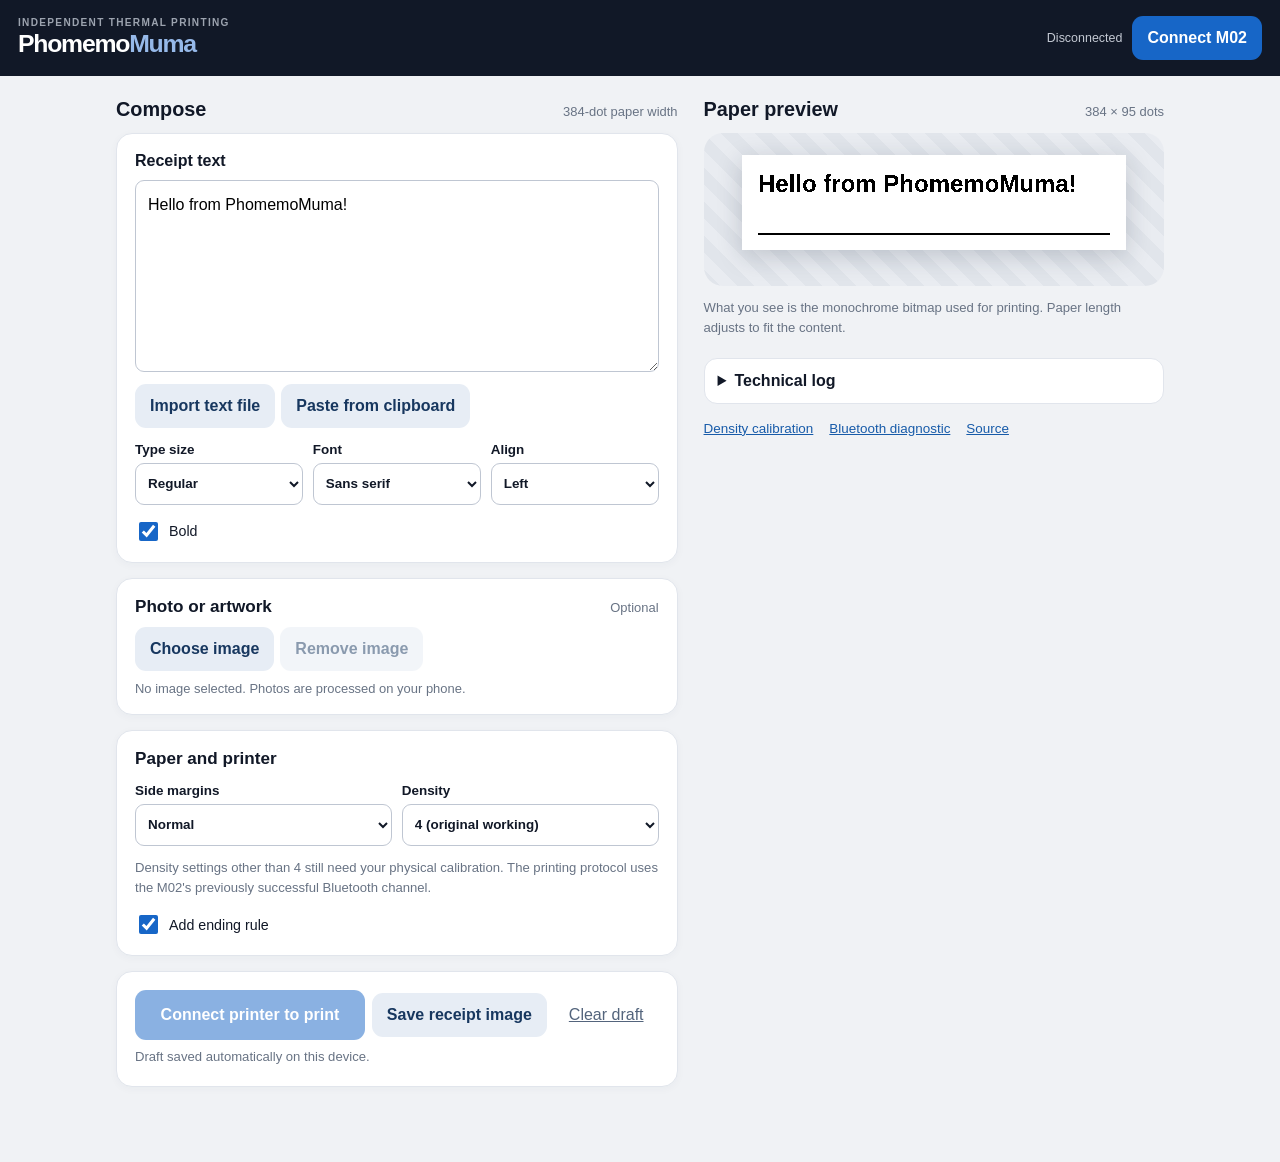
<file: app.html>
<!doctype html>
<html lang="en">
<head>
<meta charset="utf-8">
<meta name="viewport" content="width=device-width,initial-scale=1,viewport-fit=cover">
<meta name="theme-color" content="#111827">
<meta name="description" content="Independent receipt printing for the Phomemo M02 from Bluefy on iPhone.">
<link rel="manifest" href="./manifest.webmanifest">
<link rel="stylesheet" href="./muma.css">
<title>PhomemoMuma · Receipt studio</title>
</head>
<body>
<header class="masthead">
  <div><div class="eyebrow">INDEPENDENT THERMAL PRINTING</div><h1>Phomemo<span>Muma</span></h1></div>
  <div class="connect-group"><span id="connection-status" class="status">Disconnected</span><button id="connect" class="primary" type="button">Connect M02</button></div>
</header>
<main class="workspace">
<section class="editor" aria-label="Receipt editor">
  <div class="section-head"><h2>Compose</h2><span class="subtle">384-dot paper width</span></div>
  <div class="card">
    <label for="receipt-text" class="field-label">Receipt text</label>
    <textarea id="receipt-text" rows="7" spellcheck="true" placeholder="Type or paste anything you want to print."></textarea>
    <div class="button-row"><button type="button" class="quiet" id="import-text">Import text file</button><input id="text-file" type="file" accept="text/plain,.txt,.md,.csv" hidden><button type="button" class="quiet" id="paste-text">Paste from clipboard</button></div>
    <div class="three-fields">
      <label>Type size <select id="font-size"><option value="18">Compact</option><option value="24" selected>Regular</option><option value="32">Large</option></select></label>
      <label>Font <select id="font-family"><option value="sans" selected>Sans serif</option><option value="serif">Serif</option><option value="mono">Monospaced</option></select></label>
      <label>Align <select id="align"><option value="left">Left</option><option value="center">Center</option><option value="right">Right</option></select></label>
    </div>
    <label class="check"><input id="bold" type="checkbox" checked> Bold</label>
  </div>
  <div class="card">
    <div class="section-head small"><h3>Photo or artwork</h3><span class="subtle">Optional</span></div>
    <div class="button-row"><button type="button" id="image-add" class="quiet">Choose image</button><button type="button" id="image-remove" class="quiet" disabled>Remove image</button></div>
    <input id="image-file" type="file" accept="image/*" hidden>
    <p id="image-name" class="subtle">No image selected. Photos are processed on your phone.</p>
    <div id="image-controls" hidden>
      <div class="two-fields"><label>Placement <select id="image-place"><option value="above">Above text</option><option value="below">Below text</option></select></label><label>Image width <select id="image-width"><option value="100">Full</option><option value="75">75%</option><option value="50">50%</option></select></label></div>
      <label>Image conversion <select id="image-mode"><option value="dither" selected>Dither (photographs)</option><option value="threshold">Black and white (drawings)</option></select></label>
      <label>Contrast <input id="image-contrast" type="range" min="-80" max="80" value="0"><output id="contrast-output">0</output></label>
    </div>
  </div>
  <div class="card">
    <div class="section-head small"><h3>Paper and printer</h3></div>
    <div class="two-fields"><label>Side margins <select id="margin"><option value="8">Narrow</option><option value="16" selected>Normal</option><option value="26">Wide</option></select></label><label>Density <select id="density"><option value="2">2</option><option value="3">3</option><option value="4" selected>4 (original working)</option><option value="5">5</option><option value="6">6</option></select></label></div>
    <p class="hint">Density settings other than 4 still need your physical calibration. The printing protocol uses the M02's previously successful Bluetooth channel.</p>
    <label class="check"><input id="footer-line" type="checkbox" checked> Add ending rule</label>
  </div>
  <div class="card actions">
    <button type="button" id="print" class="primary big" disabled>Connect printer to print</button>
    <button type="button" id="save-png" class="quiet">Save receipt image</button>
    <button type="button" id="reset" class="text-button">Clear draft</button>
    <progress id="print-progress" value="0" max="100" hidden></progress>
    <p id="message" role="status" aria-live="polite" class="hint">Draft saved automatically on this device.</p>
  </div>
</section>
<section class="proof" aria-label="Receipt preview">
  <div class="section-head"><h2>Paper preview</h2><span id="dimensions" class="subtle">384 dots wide</span></div>
  <div class="paper-frame"><canvas id="preview" width="384" height="160" aria-label="Full receipt preview"></canvas></div>
  <p class="hint">What you see is the monochrome bitmap used for printing. Paper length adjusts to fit the content.</p>
  <details class="log-panel"><summary>Technical log</summary><pre id="log">Ready.</pre><button type="button" id="copy-log" class="quiet">Copy log</button></details>
  <nav class="links" aria-label="Project links"><a href="./print.html">Density calibration</a><a href="./">Bluetooth diagnostic</a><a href="https://github.com/udeudeude/PhomemoMuma">Source</a></nav>
</section>
</main>
<script src="./muma.js" defer></script>
</body></html>
</file>
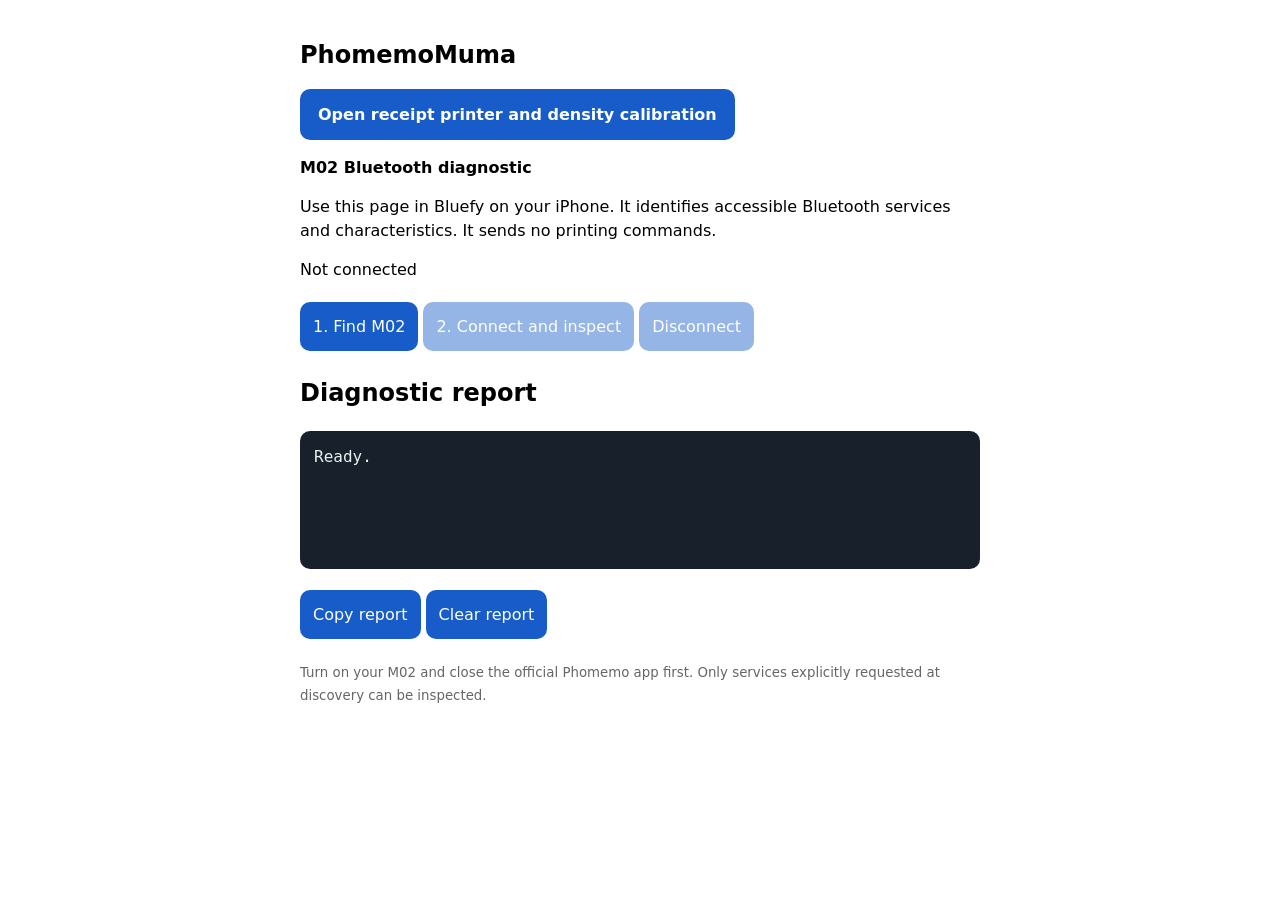
<file: diagnostic.html>
<!doctype html>
<html lang="en"><head><meta charset="utf-8"><meta name="viewport" content="width=device-width,initial-scale=1,viewport-fit=cover"><title>PhomemoMuma | M02 diagnostic</title>
<style>body{font:16px system-ui,-apple-system,sans-serif;max-width:680px;margin:auto;padding:22px 16px 70px;line-height:1.45}button{font:inherit;border:0;border-radius:10px;background:#175cc8;color:white;padding:13px;margin:5px 5px 5px 0}button:disabled{opacity:.45}pre{background:#18202b;color:#e6f2ed;padding:14px;border-radius:10px;white-space:pre-wrap;overflow-wrap:anywhere;min-height:110px}small{color:#666}h1{font-size:1.5rem}</style></head>
<body><h1>PhomemoMuma</h1><p><a href="./print.html" style="display:inline-block;background:#175cc8;color:white;padding:14px 18px;border-radius:10px;text-decoration:none;font-weight:600">Open receipt printer and density calibration</a></p><p><strong>M02 Bluetooth diagnostic</strong></p><p>Use this page in Bluefy on your iPhone. It identifies accessible Bluetooth services and characteristics. It sends no printing commands.</p><p id="status">Not connected</p><button id="choose">1. Find M02</button><button id="connect" disabled>2. Connect and inspect</button><button id="disconnect" disabled>Disconnect</button><h2>Diagnostic report</h2><pre id="log" aria-live="polite">Ready.</pre><button id="copy">Copy report</button><button id="clear">Clear report</button><p><small>Turn on your M02 and close the official Phomemo app first. Only services explicitly requested at discovery can be inspected.</small></p>
<script>
'use strict';
const $=id=>document.getElementById(id);let device=null;
const services=['ffe0','ff00','ae30','af30','fee7','fff0','ff80','ff10','ffb0','180a'].map(x=>'0000'+x+'-0000-1000-8000-00805f9b34fb');
function log(s){$('log').textContent+='\n'+s}
function err(e){log('ERROR '+(e?.name||'Error')+': '+(e?.message||String(e)))}
$('choose').onclick=async()=>{try{if(!navigator.bluetooth)throw Error('Web Bluetooth unavailable; use Bluefy');log('Requesting M02...');device=await navigator.bluetooth.requestDevice({filters:[{namePrefix:'Mr.in_'},{namePrefix:'M02'},{namePrefix:'Phomemo'}],optionalServices:services});log('Selected: '+device.name);$('status').textContent='Selected: '+device.name;$('connect').disabled=false;device.addEventListener('gattserverdisconnected',()=>{$('status').textContent='Disconnected';log('Disconnected');$('disconnect').disabled=true})}catch(e){err(e)}};
$('connect').onclick=async()=>{if(!device)return;try{$('status').textContent='Connecting...';const server=await device.gatt.connect();$('status').textContent='Connected: '+device.name;$('disconnect').disabled=false;log('Connected: '+server.connected);let n=0;for(const uuid of services){try{const service=await server.getPrimaryService(uuid);n++;log('SERVICE '+service.uuid);for(const c of await service.getCharacteristics()){log('  '+c.uuid+' : '+['read','write','writeWithoutResponse','notify','indicate'].filter(p=>c.properties[p]).join(', '))}}catch(e){log('Unavailable '+uuid.slice(4,8)+' ('+e.name+')')}}log('Inspection complete. Accessible services: '+n)}catch(e){$('status').textContent='Connection failed';err(e)}};
$('disconnect').onclick=()=>{if(device?.gatt?.connected)device.gatt.disconnect()};
$('copy').onclick=async()=>{try{await navigator.clipboard.writeText('PhomemoMuma diagnostic\n'+$('log').textContent);log('Copied')}catch(e){err(e)}};
$('clear').onclick=()=>{$('log').textContent='Ready.'};
</script></body></html>
</file>
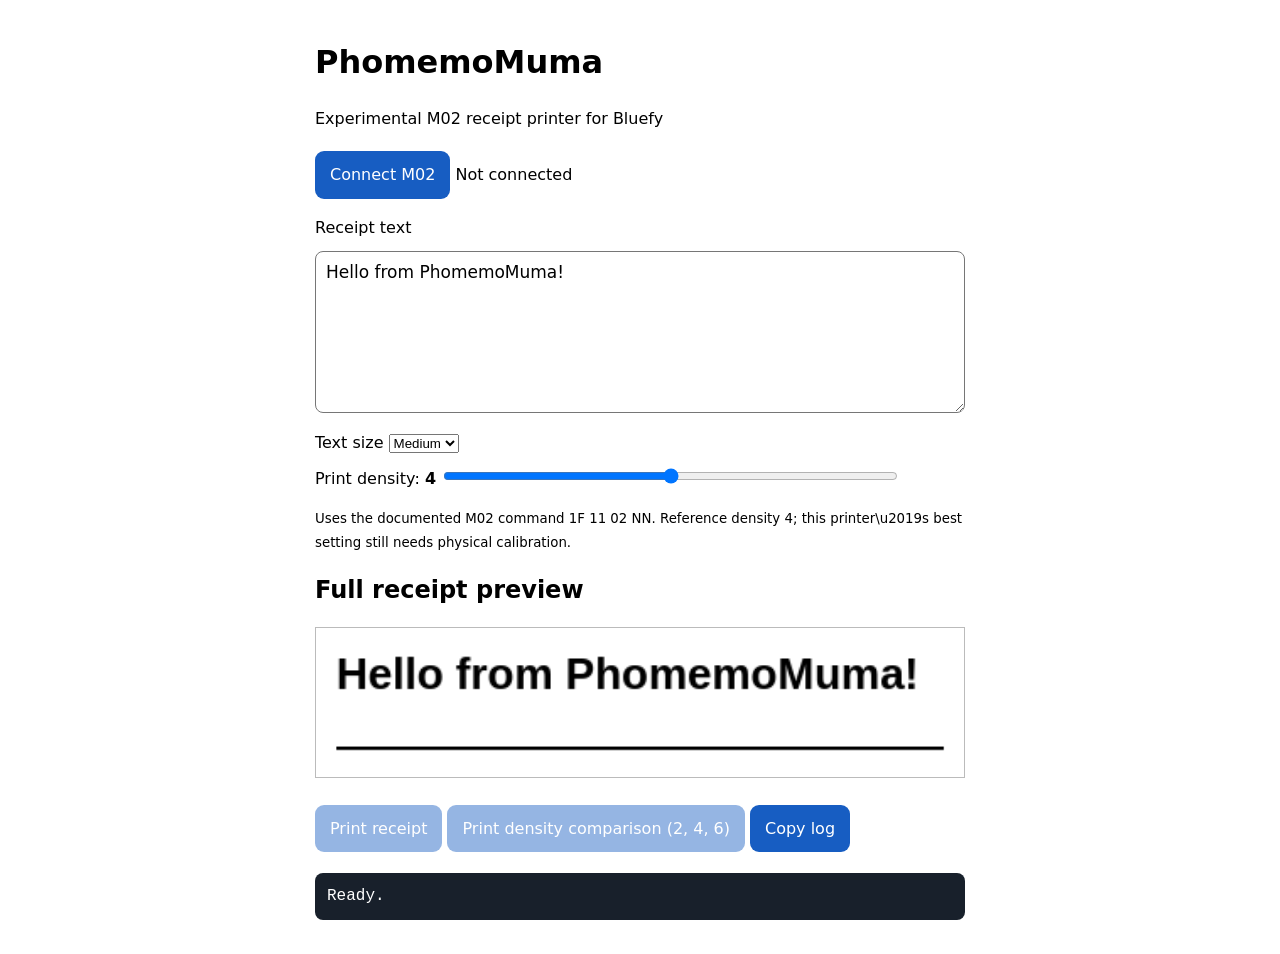
<file: print.html>
<!doctype html><html lang="en"><head><meta charset="utf-8"><meta name="viewport" content="width=device-width,initial-scale=1"><title>PhomemoMuma | Receipt printer</title><style>body{font:16px system-ui;max-width:650px;margin:auto;padding:18px;line-height:1.45}button{background:#175dc2;color:#fff;border:0;border-radius:9px;padding:12px 15px;font:inherit;margin:5px 5px 5px 0}button:disabled{opacity:.45}textarea{box-sizing:border-box;width:100%;font:17px system-ui;padding:10px;border-radius:8px}canvas{width:100%;height:auto;border:1px solid #bbb;box-sizing:border-box}pre{background:#18202b;color:#fff;white-space:pre-wrap;overflow-wrap:anywhere;padding:12px;border-radius:8px}label{display:block;margin:12px 0}input[type=range]{width:70%}</style></head><body><h1>PhomemoMuma</h1><p>Experimental M02 receipt printer for Bluefy</p><button id="connect">Connect M02</button><span id="status">Not connected</span><label for="message">Receipt text</label><textarea id="message" rows="7">Hello from PhomemoMuma!</textarea><label>Text size <select id="size"><option value="20">Small</option><option value="26" selected>Medium</option><option value="34">Large</option></select></label><label>Print density: <strong id="darkval">4</strong> <input id="dark" type="range" min="2" max="6" step="1" value="4"></label><p><small>Uses the documented M02 command 1F 11 02 NN. Reference density 4; this printer\u2019s best setting still needs physical calibration.</small></p><h2>Full receipt preview</h2><canvas id="preview" width="384" height="160"></canvas><p><button id="print" disabled>Print receipt</button><button id="cal" disabled>Print density comparison (2, 4, 6)</button><button id="copy">Copy log</button></p><pre id="log">Ready.</pre><script>
const $=id=>document.getElementById(id);let device,write;const log=s=>$('log').textContent+='\n'+s;
function linesFor(ctx,text,width){let result=[];for(const paragraph of text.split(/\n/)){if(!paragraph.trim()){result.push('');continue}let line='';for(const word of paragraph.split(/\s+/)){let candidate=line?line+' '+word:word;if(ctx.measureText(candidate).width>width&&line){result.push(line);line=word}else line=candidate;while(ctx.measureText(line).width>width&&line.length>1){let i=1;while(i<line.length&&ctx.measureText(line.slice(0,i+1)).width<=width)i++;result.push(line.slice(0,i));line=line.slice(i)}}result.push(line)}return result}
function render(){const c=$('preview'),ctx=c.getContext('2d'),size=Number($('size').value);ctx.font='bold '+size+'px sans-serif';const lines=linesFor(ctx,$('message').value,360);const step=Math.ceil(size*1.35),height=Math.max(72,32+lines.length*step+20);if(height>12000){log('Receipt too long for preview');return}c.width=384;c.height=height;const x=c.getContext('2d');x.fillStyle='white';x.fillRect(0,0,384,height);x.fillStyle='black';x.font='bold '+size+'px sans-serif';x.textBaseline='top';lines.forEach((line,i)=>x.fillText(line,12,16+i*step));x.fillRect(12,height-18,360,2);$('darkval').textContent=$('dark').value}
$('message').oninput=render;$('size').onchange=render;$('dark').oninput=()=>{$('darkval').textContent=$('dark').value};render();
$('connect').onclick=async()=>{try{if(!navigator.bluetooth)throw Error('Open this page in Bluefy');device=await navigator.bluetooth.requestDevice({filters:[{namePrefix:'Mr.in_'},{namePrefix:'M02'}],optionalServices:['0000ff00-0000-1000-8000-00805f9b34fb']});const server=await device.gatt.connect();write=await(await server.getPrimaryService('0000ff00-0000-1000-8000-00805f9b34fb')).getCharacteristic('0000ff02-0000-1000-8000-00805f9b34fb');$('status').textContent='Connected: '+device.name;$('print').disabled=false;$('cal').disabled=false;device.addEventListener('gattserverdisconnected',()=>{$('status').textContent='Disconnected';$('print').disabled=true;$('cal').disabled=true});log('Connected to '+device.name)}catch(e){log('Connection error: '+(e?.name||'unknown')+' '+(e?.message||String(e)))}};
const sleep=ms=>new Promise(r=>setTimeout(r,ms));async function send(bytes){for(let i=0;i<bytes.length;i+=20){const chunk=bytes.slice(i,i+20);if(write.writeValueWithoutResponse)await write.writeValueWithoutResponse(chunk);else await write.writeValue(chunk);await sleep(35)}}
$('print').onclick=async()=>{const b=$('print');b.disabled=true;try{render();const c=$('preview'),height=c.height,data=c.getContext('2d').getImageData(0,0,384,height).data;const raster=new Uint8Array(48*height);for(let y=0;y<height;y++)for(let x=0;x<384;x++){const i=(y*384+x)*4;if((data[i]*299+data[i+1]*587+data[i+2]*114)/1000<128)raster[y*48+(x>>3)]|=128>>(x&7)}const darkness=Number($('dark').value);log('Printing '+height+' lines; darkness '+darkness);await send(new Uint8Array([0x1b,0x40,0x1b,0x61,0x00,0x1f,0x11,0x02,darkness]));for(let start=0;start<height;start+=240){const rows=Math.min(240,height-start);await send(new Uint8Array([0x1d,0x76,0x30,0x00,48,0,rows&255,rows>>8]));await send(raster.slice(start*48,(start+rows)*48))}await send(new Uint8Array([0x1b,0x64,0x02,0x1f,0x11,0x08,0x1f,0x11,0x0e,0x1f,0x11,0x07,0x1f,0x11,0x09]));log('Completed. Compare output with preview.')}catch(e){log('Print error: '+(e?.name||'unknown')+' '+(e?.message||String(e)))}finally{b.disabled=!device?.gatt?.connected}};

$('cal').onclick=async()=>{const b=$('cal');b.disabled=true;$('print').disabled=true;try{
log('Density comparison: three identical short samples at levels 2, 4, 6. Keep receipt for comparison.');
for(const level of [2,4,6]){
const c=document.createElement('canvas');c.width=384;c.height=100;
const ctx=c.getContext('2d');ctx.fillStyle='white';ctx.fillRect(0,0,384,100);ctx.fillStyle='black';
ctx.font='bold 27px sans-serif';ctx.fillText('PHOMEMO M02 TEST',12,32);
ctx.font='17px sans-serif';ctx.fillText('Density '+level,12,63);
ctx.fillRect(12,79,360,3);
const data=ctx.getImageData(0,0,384,100).data,raster=new Uint8Array(48*100);
for(let y=0;y<100;y++)for(let x=0;x<384;x++){const i=(y*384+x)*4;const lum=(299*data[i]+587*data[i+1]+114*data[i+2])/1000;if(lum<128)raster[y*48+(x>>3)]|=(128>>(x&7))}
await send(new Uint8Array([0x1b,0x40,0x1b,0x61,0x00,0x1f,0x11,0x02,level]));
await send(new Uint8Array([0x1d,0x76,0x30,0x00,48,0,100,0]));await send(raster);
await send(new Uint8Array([0x1b,0x64,0x02,0x1b,0x64,0x02]));
log('Sent density '+level);await sleep(700)
}
await send(new Uint8Array([0x1f,0x11,0x08,0x1f,0x11,0x0e,0x1f,0x11,0x07,0x1f,0x11,0x09]));
log('Comparison sent. Examine whether darkness changes between strips and whether lines are complete.');
}catch(e){log('Calibration error: '+(e?.name||'unknown')+' '+(e?.message||String(e)))}finally{b.disabled=!device?.gatt?.connected;$('print').disabled=!device?.gatt?.connected}};
$('copy').onclick=async()=>{try{await navigator.clipboard.writeText($('log').textContent);log('Copied')}catch(e){log('Copy failed: '+String(e))}};
</script></body></html>
</file>
<file: muma.css>
:root{font-family:-apple-system,BlinkMacSystemFont,"Segoe UI",sans-serif;font-size:16px;color:#111827;background:#f0f2f5;color-scheme:light}*{box-sizing:border-box}body{margin:0;padding-bottom:env(safe-area-inset-bottom)}button,select,textarea,input{font:inherit}button{cursor:pointer;border:0;border-radius:11px;min-height:44px;padding:11px 15px}button:disabled{opacity:.5;cursor:default}button:focus-visible,input:focus-visible,select:focus-visible,textarea:focus-visible{outline:3px solid #3f82d5;outline-offset:2px}.masthead{background:#111827;color:white;padding:16px max(18px,env(safe-area-inset-right)) 16px max(18px,env(safe-area-inset-left));display:flex;align-items:center;justify-content:space-between;gap:16px}.masthead h1{font-size:1.55rem;letter-spacing:-.05em;margin:2px 0}.masthead h1 span{color:#96b9e9}.eyebrow{font-size:.63rem;color:#9ca3af;letter-spacing:.13em;font-weight:700}.connect-group{display:flex;align-items:center;gap:10px;flex-wrap:wrap;justify-content:end}.status{font-size:.78rem;color:#c4c9d3}.primary{background:#1766c7;color:white;font-weight:680}.primary:active{background:#144c91}.workspace{width:min(1080px,100%);padding:22px 16px 60px;margin:auto;display:grid;grid-template-columns:minmax(0,1fr) minmax(0,.82fr);gap:26px}.section-head{display:flex;justify-content:space-between;gap:15px;align-items:baseline;margin:0 0 12px}.section-head h2{font-size:1.24rem;margin:0}.section-head h3{font-size:1.07rem;margin:0}.section-head.small{margin-bottom:10px}.subtle{font-size:.81rem;color:#687384}.card{background:white;border:1px solid #e1e5ec;border-radius:16px;padding:18px;margin-bottom:15px;box-shadow:0 2px 8px #27334f09}.field-label{font-weight:680;display:block;margin-bottom:10px}textarea{resize:vertical;width:100%;border:1px solid #bfc6d2;border-radius:9px;padding:12px;line-height:1.48;min-height:128px}select{min-height:42px;border:1px solid #bfc6d2;background:white;border-radius:9px;width:100%;padding:8px;color:#111827}.three-fields,.two-fields{display:grid;gap:10px;margin-top:14px}.three-fields{grid-template-columns:repeat(3,minmax(0,1fr))}.two-fields{grid-template-columns:repeat(2,minmax(0,1fr))}.three-fields label,.two-fields label,#image-controls>label{display:block;font-size:.84rem;font-weight:600}.three-fields select,.two-fields select,#image-controls select{margin-top:6px}.check{display:flex;align-items:center;gap:8px;margin-top:14px;font-size:.89rem}.check input{width:19px;height:19px;accent-color:#1766c7}.button-row{display:flex;flex-wrap:wrap;gap:6px;margin:8px 0 0}.quiet{background:#e7edf5;color:#17375f;font-weight:600}.quiet:active{background:#d9e3f0}.text-button{background:transparent;text-decoration:underline;color:#53647c}.hint{font-size:.82rem;color:#687384;line-height:1.55;margin:12px 0 0}#image-name{margin:10px 0 0;overflow-wrap:anywhere}input[type=range]{width:85%;accent-color:#1766c7;margin-top:12px}.actions{display:flex;flex-wrap:wrap;gap:7px;align-items:center}.actions .big{flex:1 1 180px;min-height:50px}.actions .hint{flex-basis:100%;margin:0}#print-progress{width:100%;height:9px;accent-color:#1766c7}.proof{min-width:0}.paper-frame{padding:22px 12px 36px;border-radius:19px;background:repeating-linear-gradient(45deg,#e1e5eb 0,#e1e5eb 12px,#e9ecf1 12px,#e9ecf1 24px);display:flex;justify-content:center;align-items:flex-start;max-height:650px;overflow:auto}#preview{display:block;width:min(100%,384px);height:auto;background:white;box-shadow:0 6px 24px #17253933;image-rendering:auto}.log-panel{background:white;border:1px solid #e1e5ec;border-radius:13px;padding:13px;margin-top:19px}.log-panel summary{cursor:pointer;font-weight:600}.log-panel pre{font:12px/1.6 ui-monospace,SFMono-Regular,monospace;white-space:pre-wrap;overflow-wrap:anywhere;background:#172033;color:#e4e6ea;padding:12px;border-radius:7px;max-height:230px;overflow:auto}.links{display:flex;flex-wrap:wrap;gap:16px;margin-top:17px;font-size:.84rem}.links a{color:#175ba9}#image-controls>label{margin-top:12px}@media(max-width:720px){.masthead{padding-top:calc(12px + env(safe-area-inset-top,0px));flex-wrap:wrap}.workspace{display:flex;flex-direction:column;gap:18px;padding:18px 12px 40px}.proof{order:-1}.paper-frame{max-height:340px}.card{padding:15px}.three-fields{grid-template-columns:repeat(3,minmax(0,1fr))}.connect-group{width:100%;justify-content:space-between}.section-head{margin-bottom:10px}}@media(max-width:375px){.three-fields{grid-template-columns:repeat(2,minmax(0,1fr))}.masthead h1{font-size:1.4rem}}
</file>
